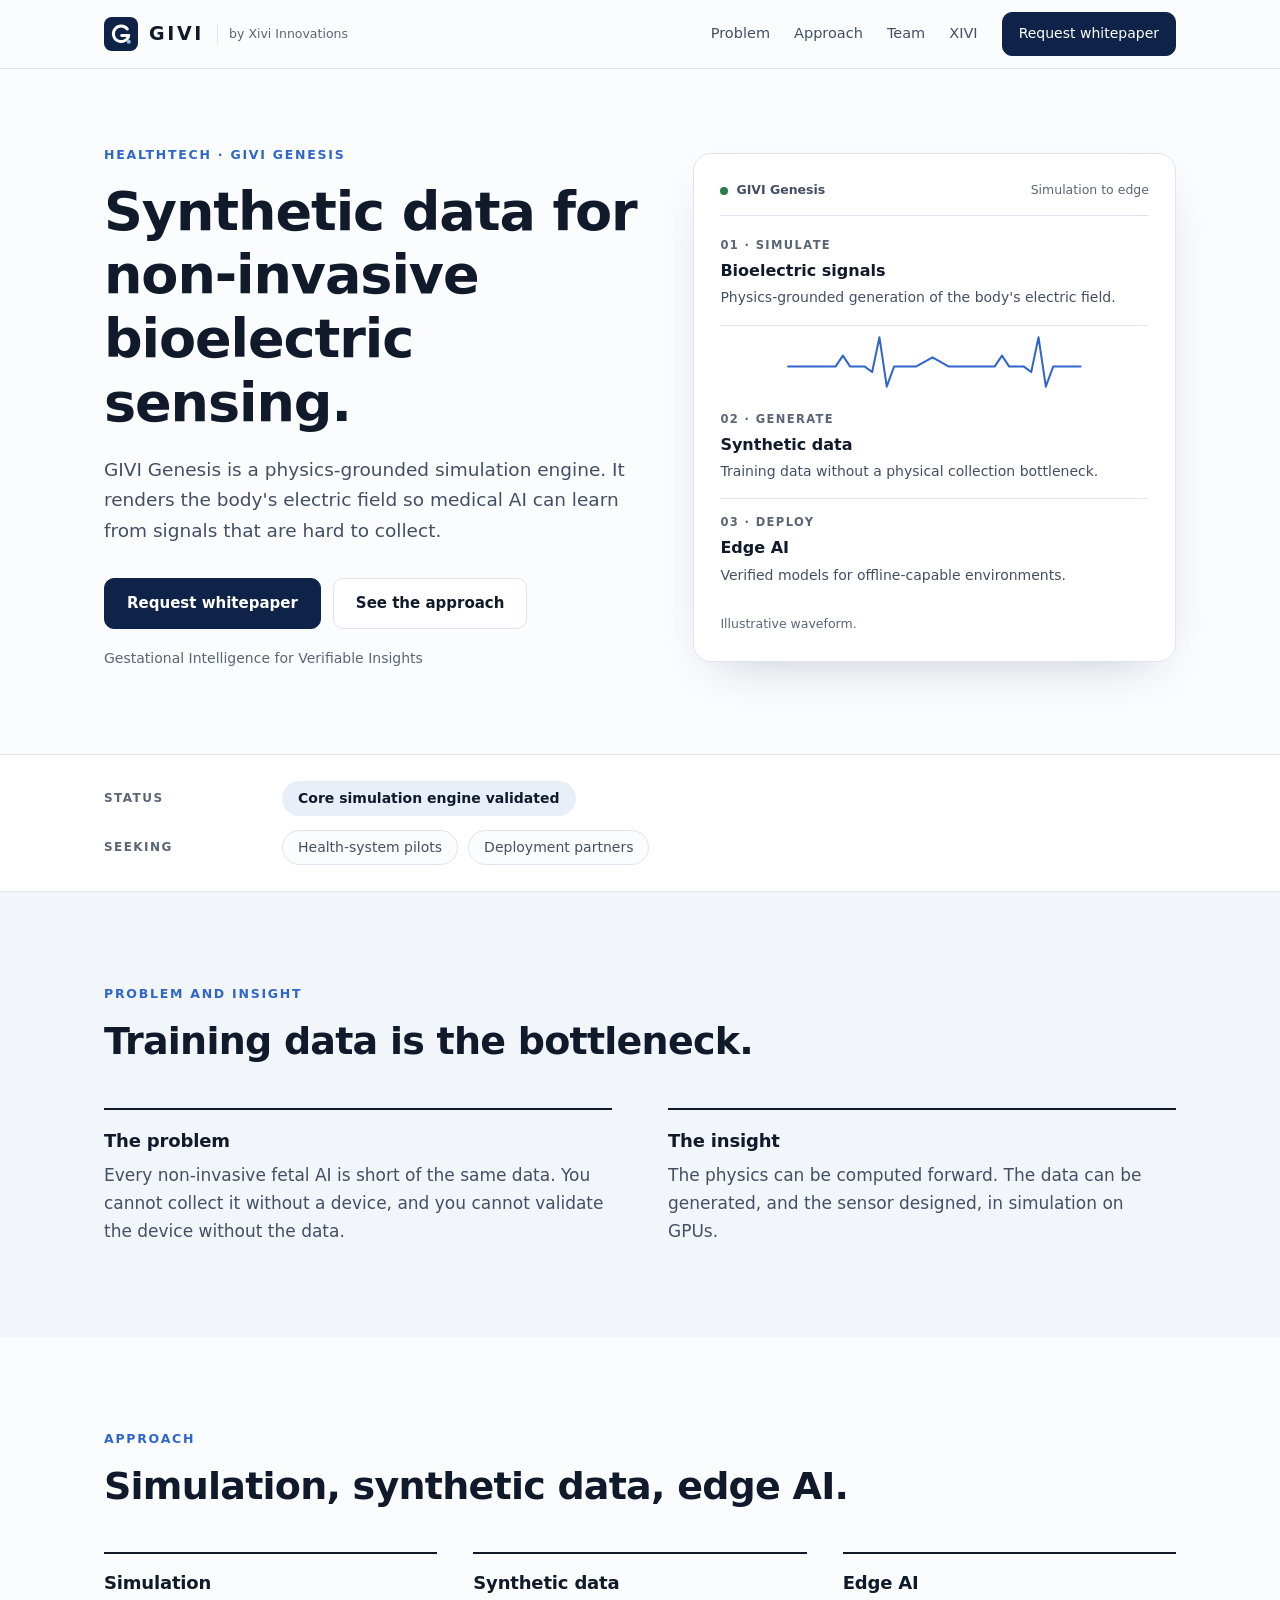
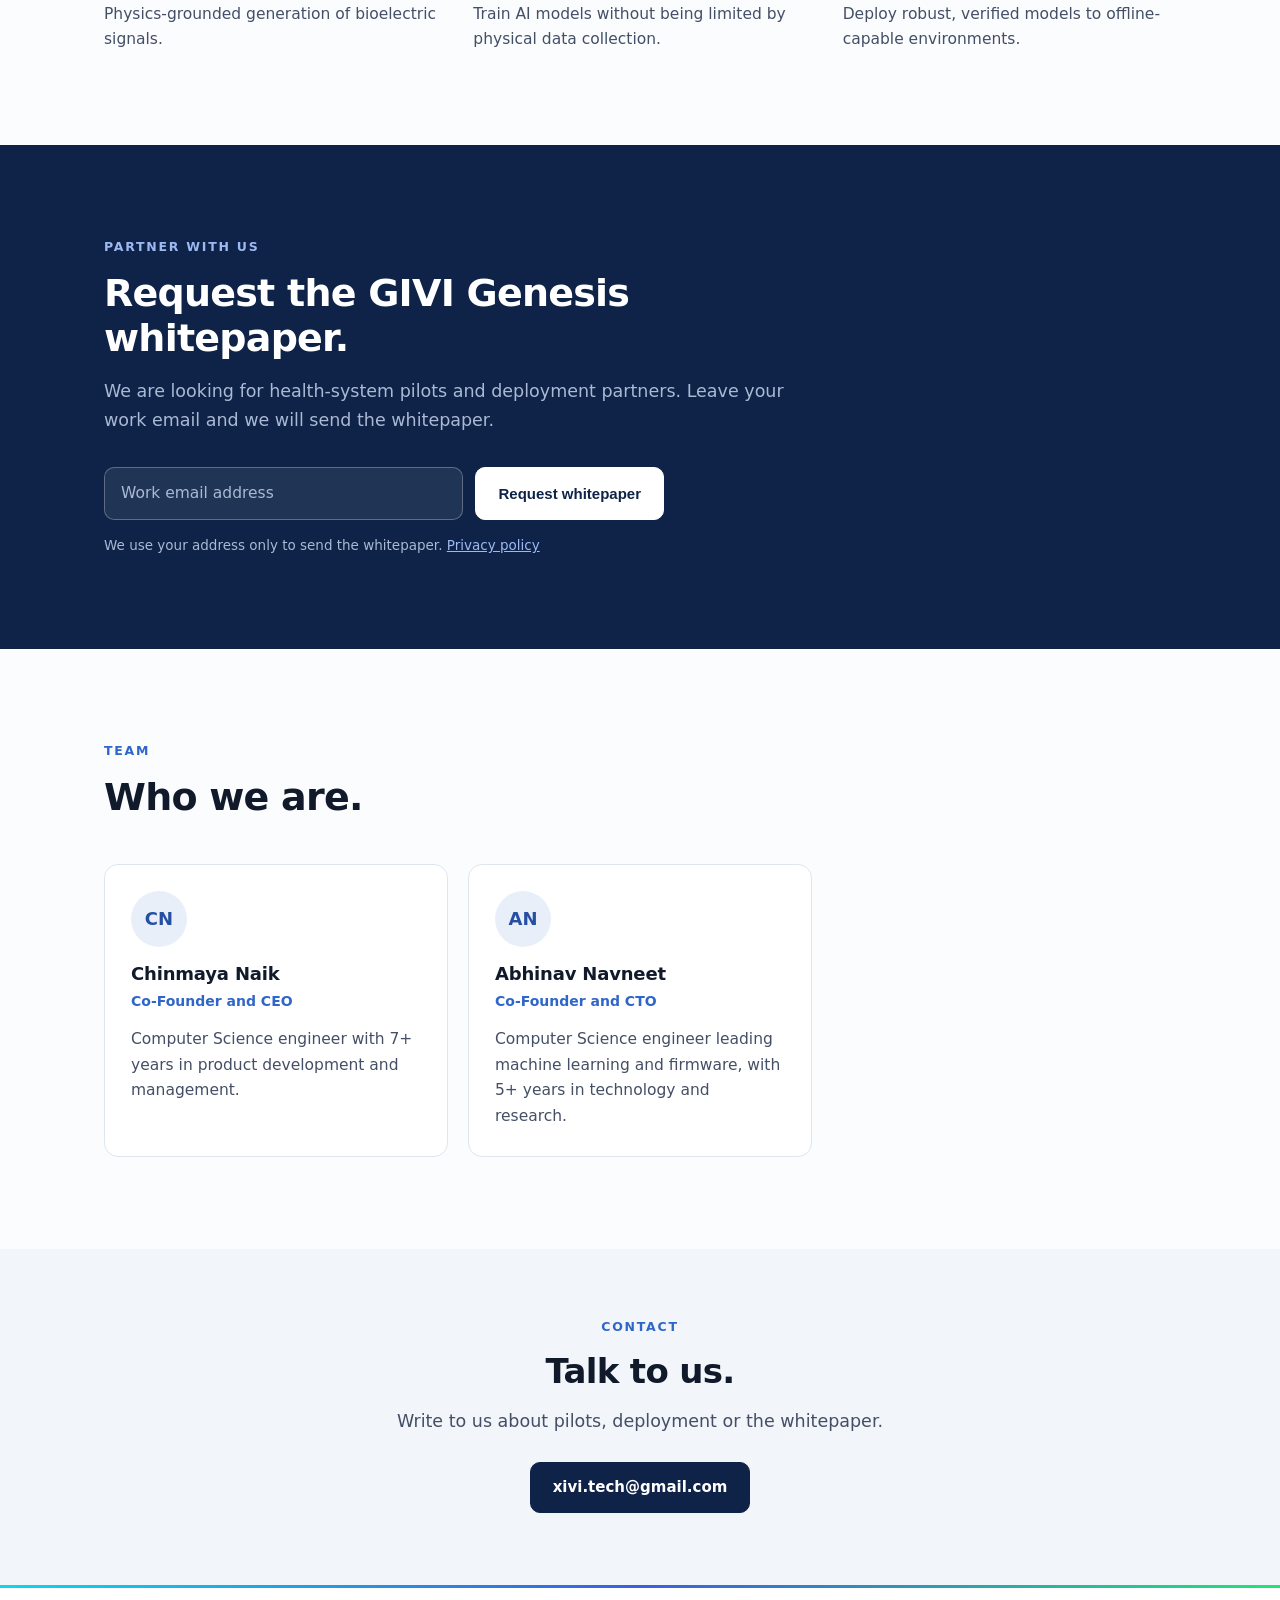
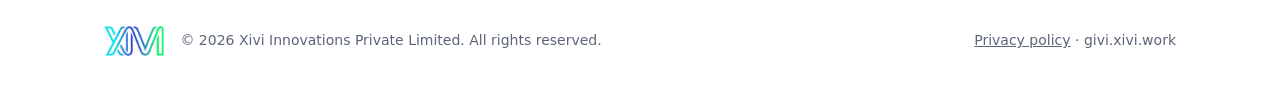
<file: index.html>
<!doctype html>
<html lang="en-IN">
<head>
<meta charset="utf-8">
<meta name="viewport" content="width=device-width, initial-scale=1">
<meta http-equiv="Content-Security-Policy" content="default-src 'none'; script-src 'self'; style-src 'self' https://fonts.googleapis.com; font-src https://fonts.gstatic.com; img-src 'self' data:; connect-src 'none'; form-action 'self' https://formsubmit.co; base-uri 'none'; object-src 'none'; manifest-src 'none'">
<meta name="referrer" content="strict-origin-when-cross-origin">
<meta name="color-scheme" content="only light">
<title>GIVI Genesis — Synthetic data for bioelectric sensing | XIVI</title>
<meta name="description" content="GIVI Genesis is a physics-grounded simulation engine that generates synthetic bioelectric data for non-invasive medical AI.">
<meta name="robots" content="index, follow, max-image-preview:large">
<meta name="theme-color" content="#ffffff">
<link rel="canonical" href="https://givi.xivi.work/">
<link rel="icon" href="assets/givi-mark.svg" type="image/svg+xml">
<link rel="icon" href="assets/favicon-48.png" sizes="48x48" type="image/png">
<link rel="apple-touch-icon" href="assets/apple-touch-icon.png">
<meta property="og:type" content="website">
<meta property="og:site_name" content="GIVI">
<meta property="og:locale" content="en_IN">
<meta property="og:title" content="GIVI Genesis — Synthetic data for bioelectric sensing | XIVI">
<meta property="og:description" content="GIVI Genesis is a physics-grounded simulation engine that generates synthetic bioelectric data for non-invasive medical AI.">
<meta property="og:url" content="https://givi.xivi.work/">
<meta property="og:image" content="https://givi.xivi.work/assets/og.png">
<meta property="og:image:width" content="1200">
<meta property="og:image:height" content="630">
<meta property="og:image:alt" content="GIVI by Xivi Innovations">
<meta name="twitter:card" content="summary_large_image">
<meta name="twitter:title" content="GIVI Genesis — Synthetic data for bioelectric sensing | XIVI">
<meta name="twitter:description" content="GIVI Genesis is a physics-grounded simulation engine that generates synthetic bioelectric data for non-invasive medical AI.">
<meta name="twitter:image" content="https://givi.xivi.work/assets/og.png">
<script type="application/ld+json">
{
 "@context": "https://schema.org",
 "@graph": [
  {
   "@type": "WebSite",
   "@id": "https://givi.xivi.work/#website",
   "url": "https://givi.xivi.work/",
   "name": "GIVI",
   "inLanguage": "en-IN",
   "description": "GIVI Genesis is a physics-grounded simulation engine that generates synthetic bioelectric data for non-invasive medical AI.",
   "publisher": {
    "@id": "https://xivi.work/#org"
   }
  },
  {
   "@type": "Brand",
   "@id": "https://givi.xivi.work/#brand",
   "name": "GIVI",
   "url": "https://givi.xivi.work/",
   "description": "GIVI Genesis is a physics-grounded simulation engine that generates synthetic bioelectric data for non-invasive medical AI.",
   "brand": {
    "@type": "Organization",
    "@id": "https://xivi.work/#org",
    "name": "Xivi Innovations Private Limited",
    "url": "https://xivi.work/"
   }
  }
 ]
}
</script>
<link rel="preconnect" href="https://fonts.googleapis.com">
<link rel="preconnect" href="https://fonts.gstatic.com" crossorigin>
<link href="https://fonts.googleapis.com/css2?family=Inter:wght@400;500;600;700&display=swap" rel="stylesheet">
<link rel="stylesheet" href="assets/site.css?v=6">
<link rel="stylesheet" href="assets/page.css?v=1">
<script src="assets/frame.js" defer></script>
</head>
<body>


<header>
  <div class="wrap nav">
    <a class="brand" href="#top" aria-label="GIVI home">
      <img src="assets/givi-mark.svg" alt="">
      <b>GIVI</b><span>by Xivi Innovations</span>
    </a>
    <nav class="links">
      <a href="#problem">Problem</a>
      <a href="#approach">Approach</a>
      <a href="#team">Team</a>
      <a href="https://xivi.work">XIVI</a>
      <a class="btn primary sm" href="#partner">Request whitepaper</a>
    </nav>
  </div>
</header>

<main id="top">

<section class="hero">
  <div class="wrap">
    <div>
      <p class="eyebrow">Healthtech · GIVI Genesis</p>
      <h1>Synthetic data for non-invasive bioelectric sensing.</h1>
      <p class="lead">GIVI Genesis is a physics-grounded simulation engine. It renders the body's electric field so medical AI can learn from signals that are hard to collect.</p>
      <div class="cta">
        <a class="btn primary" href="#partner">Request whitepaper</a>
        <a class="btn" href="#approach">See the approach</a>
      </div>
      <p class="founders">Gestational Intelligence for Verifiable Insights</p>
    </div>

    <div class="panel" aria-label="GIVI Genesis pipeline">
      <div class="pbar"><span class="dot live"></span>GIVI Genesis<span class="pbar-r">Simulation to edge</span></div>
      <div class="step"><small>01 · Simulate</small><b>Bioelectric signals</b><span>Physics-grounded generation of the body's electric field.</span></div>
      <svg class="wave" viewBox="0 0 320 70" role="img" aria-label="Example synthetic bioelectric waveform">
        <path d="M0 40 L40 40 L52 40 L60 28 L68 40 L84 40 L92 46 L100 8 L108 62 L116 40 L140 40 L158 30 L176 40 L214 40 L226 40 L234 28 L242 40 L258 40 L266 46 L274 8 L282 62 L290 40 L320 40" />
      </svg>
      <div class="step"><small>02 · Generate</small><b>Synthetic data</b><span>Training data without a physical collection bottleneck.</span></div>
      <div class="step"><small>03 · Deploy</small><b>Edge AI</b><span>Verified models for offline-capable environments.</span></div>
      <p class="note">Illustrative waveform.</p>
    </div>
  </div>
</section>

<div class="proof" aria-label="Status">
  <div class="wrap">
    <div class="prow">
      <span class="plabel">Status</span>
      <div class="pitems tested"><span>Core simulation engine validated</span></div>
    </div>
    <div class="prow">
      <span class="plabel">Seeking</span>
      <div class="pitems reg"><span>Health-system pilots</span><span>Deployment partners</span></div>
    </div>
  </div>
</div>

<section id="problem" class="tint">
  <div class="wrap">
    <p class="eyebrow">Problem and insight</p>
    <h2>Training data is the bottleneck.</h2>
    <div class="two">
      <div>
        <h3>The problem</h3>
        <p>Every non-invasive fetal AI is short of the same data. You cannot collect it without a device, and you cannot validate the device without the data.</p>
      </div>
      <div>
        <h3>The insight</h3>
        <p>The physics can be computed forward. The data can be generated, and the sensor designed, in simulation on GPUs.</p>
      </div>
    </div>
  </div>
</section>

<section id="approach">
  <div class="wrap">
    <p class="eyebrow">Approach</p>
    <h2>Simulation, synthetic data, edge AI.</h2>
    <div class="cols c3">
      <div><h3>Simulation</h3><p>Physics-grounded generation of bioelectric signals.</p></div>
      <div><h3>Synthetic data</h3><p>Train AI models without being limited by physical data collection.</p></div>
      <div><h3>Edge AI</h3><p>Deploy robust, verified models to offline-capable environments.</p></div>
    </div>
  </div>
</section>

<section id="partner" class="dark">
  <div class="wrap">
    <p class="eyebrow">Partner with us</p>
    <h2>Request the GIVI Genesis whitepaper.</h2>
    <p class="sec-intro">We are looking for health-system pilots and deployment partners. Leave your work email and we will send the whitepaper.</p>
    <form class="signup" action="https://formsubmit.co/xivi.tech@gmail.com" method="POST" id="whitepaper-form">
      <input type="hidden" name="_subject" value="New GIVI whitepaper request">
      <input type="hidden" name="_captcha" value="false">
      <input type="hidden" name="_template" value="table">
      <input type="text" name="_honey" hidden tabindex="-1" autocomplete="off">
      <input type="hidden" name="_next" value="https://givi.xivi.work/?success=true">
      <label class="sr" for="email">Work email address</label>
      <input type="email" id="email" name="email" placeholder="Work email address" required maxlength="254" autocomplete="email" autocapitalize="off" spellcheck="false">
      <button class="btn primary" type="submit">Request whitepaper</button>
    </form>
    <p class="form-note" id="form-note">We use your address only to send the whitepaper. <a href="privacy.html">Privacy policy</a></p>
  </div>
</section>

<section id="team">
  <div class="wrap">
    <p class="eyebrow">Team</p>
    <h2>Who we are.</h2>
    <div class="grid g3">
      <div class="card person"><div class="avatar">CN</div><h3>Chinmaya Naik</h3><div class="role">Co-Founder and CEO</div>
        <p>Computer Science engineer with 7+ years in product development and management.</p></div>
      <div class="card person"><div class="avatar">AN</div><h3>Abhinav Navneet</h3><div class="role">Co-Founder and CTO</div>
        <p>Computer Science engineer leading machine learning and firmware, with 5+ years in technology and research.</p></div>
    </div>
  </div>
</section>

<section id="contact" class="tint contact">
  <div class="wrap">
    <p class="eyebrow">Contact</p>
    <h2>Talk to us.</h2>
    <p class="sec-intro">Write to us about pilots, deployment or the whitepaper.</p>
    <div class="cta"><a class="btn primary" href="mailto:xivi.tech@gmail.com?subject=GIVI%20Genesis">xivi.tech@gmail.com</a></div>
  </div>
</section>

</main>

<footer>
  <div class="wrap">
    <div class="logo">
      <a href="https://xivi.work" aria-label="XIVI"><img src="assets/xivi-logo-sm.webp" alt="XIVI" width="320" height="159" decoding="async"></a>
      <p>© 2026 Xivi Innovations Private Limited. All rights reserved.</p>
    </div>
    <p><a href="privacy.html">Privacy policy</a> · givi.xivi.work</p>
  </div>
</footer>

<script src="assets/givi.js" defer></script>
</body>
</html>
</file>
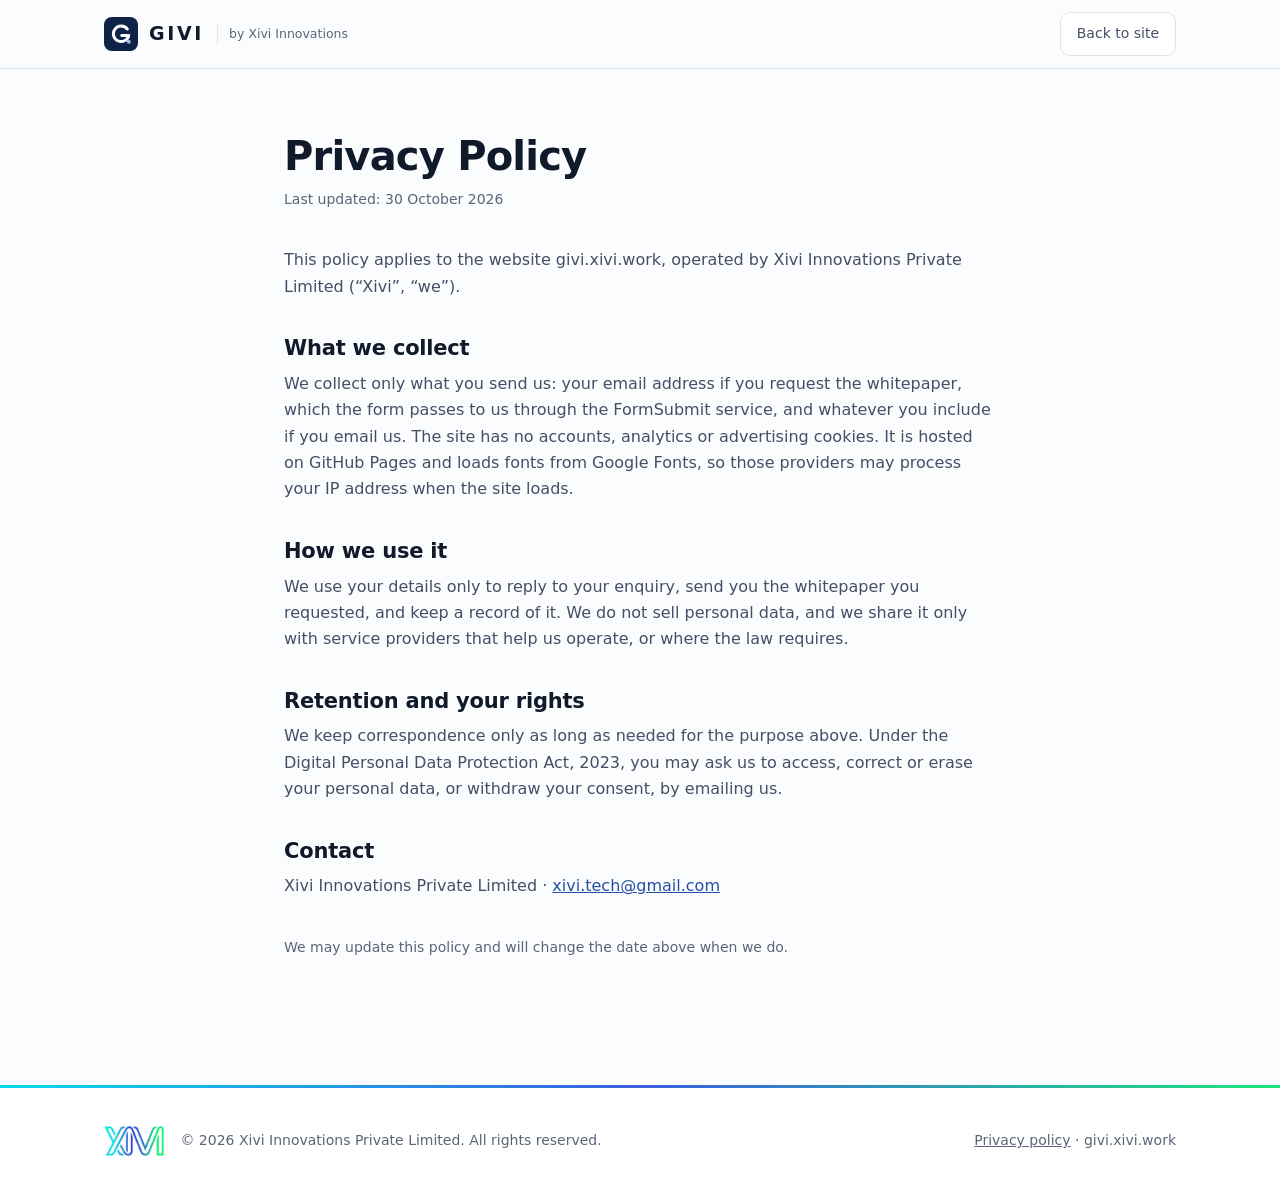
<file: privacy.html>
<!doctype html>
<html lang="en-IN">
<head>
<meta charset="utf-8">
<meta name="viewport" content="width=device-width, initial-scale=1">
<meta http-equiv="Content-Security-Policy" content="default-src 'none'; script-src 'self'; style-src 'self' https://fonts.googleapis.com; font-src https://fonts.gstatic.com; img-src 'self' data:; connect-src 'none'; form-action 'self' https://formsubmit.co; base-uri 'none'; object-src 'none'; manifest-src 'none'">
<meta name="referrer" content="strict-origin-when-cross-origin">
<meta name="color-scheme" content="only light">
<title>Privacy Policy — GIVI | XIVI</title>
<meta name="description" content="How Xivi Innovations Private Limited handles personal data collected through givi.xivi.work.">
<meta name="robots" content="index, follow, max-image-preview:large">
<meta name="theme-color" content="#ffffff">
<link rel="canonical" href="https://givi.xivi.work/privacy.html">
<link rel="icon" href="assets/givi-mark.svg" type="image/svg+xml">
<link rel="icon" href="assets/favicon-48.png" sizes="48x48" type="image/png">
<link rel="apple-touch-icon" href="assets/apple-touch-icon.png">
<meta property="og:type" content="website">
<meta property="og:site_name" content="GIVI">
<meta property="og:locale" content="en_IN">
<meta property="og:title" content="Privacy Policy — GIVI | XIVI">
<meta property="og:description" content="How Xivi Innovations Private Limited handles personal data collected through givi.xivi.work.">
<meta property="og:url" content="https://givi.xivi.work/privacy.html">
<meta property="og:image" content="https://givi.xivi.work/assets/og.png">
<meta property="og:image:width" content="1200">
<meta property="og:image:height" content="630">
<meta property="og:image:alt" content="GIVI by Xivi Innovations">
<meta name="twitter:card" content="summary_large_image">
<meta name="twitter:title" content="Privacy Policy — GIVI | XIVI">
<meta name="twitter:description" content="How Xivi Innovations Private Limited handles personal data collected through givi.xivi.work.">
<meta name="twitter:image" content="https://givi.xivi.work/assets/og.png">
<link rel="preconnect" href="https://fonts.googleapis.com">
<link rel="preconnect" href="https://fonts.gstatic.com" crossorigin>
<link href="https://fonts.googleapis.com/css2?family=Inter:wght@400;500;600;700&display=swap" rel="stylesheet">
<link rel="stylesheet" href="assets/site.css?v=6">
<script src="assets/frame.js" defer></script>
</head>
<body>


<header>
  <div class="wrap nav">
    <a class="brand" href="./" aria-label="GIVI home">
      <img src="assets/givi-mark.svg" alt="">
      <b>GIVI</b><span>by Xivi Innovations</span>
    </a>
    <nav class="links"><a class="btn sm" href="./">Back to site</a></nav>
  </div>
</header>

<main class="legal">
  <div class="wrap">
    <h1>Privacy Policy</h1>
    <p class="upd">Last updated: 30 October 2026</p>

    <p>This policy applies to the website givi.xivi.work, operated by Xivi Innovations Private Limited (“Xivi”, “we”).</p>

    <h2>What we collect</h2>
    <p>We collect only what you send us: your email address if you request the whitepaper, which the form passes to us through the FormSubmit service, and whatever you include if you email us. The site has no accounts, analytics or advertising cookies. It is hosted on GitHub Pages and loads fonts from Google Fonts, so those providers may process your IP address when the site loads.</p>

    <h2>How we use it</h2>
    <p>We use your details only to reply to your enquiry, send you the whitepaper you requested, and keep a record of it. We do not sell personal data, and we share it only with service providers that help us operate, or where the law requires.</p>

    <h2>Retention and your rights</h2>
    <p>We keep correspondence only as long as needed for the purpose above. Under the Digital Personal Data Protection Act, 2023, you may ask us to access, correct or erase your personal data, or withdraw your consent, by emailing us.</p>

    <h2>Contact</h2>
    <p>Xivi Innovations Private Limited · <a href="mailto:xivi.tech@gmail.com">xivi.tech@gmail.com</a></p>

    <p class="upd mt36">We may update this policy and will change the date above when we do.</p>
  </div>
</main>

<footer>
  <div class="wrap">
    <div class="logo">
      <img src="assets/xivi-logo-sm.webp" alt="XIVI" width="320" height="159" decoding="async">
      <p>© 2026 Xivi Innovations Private Limited. All rights reserved.</p>
    </div>
    <p><a href="privacy.html">Privacy policy</a> · givi.xivi.work</p>
  </div>
</footer>

</body>
</html>
</file>
<file: assets/site.css>
:root{
  --ink:#101a2b; --ink2:#444f66; --mute:#5b6578;
  --bg:#fbfcfe; --tint:#f2f5fa; --tealtint:#e9eff9; --line:#dfe5ef;
  --deep:#0e2347; --teal:#2f66c9; --teal2:#244fa3;
  --ok:#2c7a4b; --okbg:#eaf3eb;
  --warn:#85590b; --warnbg:#f7efe1;
  --bad:#b0392f; --badbg:#f7e9e7;
  --r:14px;
  --surface:#fff; --headbg:rgba(251,252,254,.92); --strong:#0e2347;
  --btn:#0e2347; --btnink:#fff; --btnhover:#163466;
  --okink:#1f4d33; --warnink:#5e430c; --badink:#702620;
  color-scheme:only light;
}
*{box-sizing:border-box}
html{scroll-behavior:smooth;scroll-padding-top:76px}
body{margin:0;background:var(--bg);color:var(--ink);font:16px/1.65 Inter,system-ui,-apple-system,"Segoe UI",Roboto,sans-serif;-webkit-font-smoothing:antialiased}
img{max-width:100%;display:block}
a{color:var(--teal2)}
.wrap{max-width:1120px;margin:0 auto;padding:0 24px}
.eyebrow{font-size:12.5px;font-weight:600;letter-spacing:.14em;text-transform:uppercase;color:var(--teal);margin:0 0 14px}
h1,h2,h3{margin:0;line-height:1.18;letter-spacing:-.02em;color:var(--ink)}
h1{font-size:clamp(34px,4.6vw,54px);font-weight:700}
h2{font-size:clamp(28px,3.4vw,38px);font-weight:700;max-width:760px}
h3{font-size:18px;font-weight:600;letter-spacing:-.01em}
p{margin:0}
.lead{font-size:18.5px;color:var(--ink2);max-width:600px;margin-top:20px}
.sec-intro{font-size:17.5px;color:var(--ink2);max-width:680px;margin-top:16px}

/* header */
header{position:sticky;top:0;z-index:20;background:var(--headbg);backdrop-filter:blur(10px);border-bottom:1px solid var(--line)}
.nav{display:flex;align-items:center;justify-content:space-between;height:68px}
.brand{display:flex;align-items:center;gap:11px;text-decoration:none;color:var(--ink)}
.brand img{width:34px;height:34px}
.brand b{font-size:19px;letter-spacing:.14em;font-weight:700}
.brand span{font-size:12.5px;color:var(--mute);border-left:1px solid var(--line);padding-left:11px;margin-left:2px}
.links{display:flex;align-items:center;gap:30px}
.links a{font-size:14.5px;color:var(--ink2);text-decoration:none;font-weight:500}
.links a:hover{color:var(--ink)}
.btn{display:inline-flex;align-items:center;gap:8px;padding:12px 22px;border-radius:10px;font-weight:600;font-size:15px;text-decoration:none;border:1px solid var(--line);color:var(--ink);background:var(--surface)}
.btn.primary{background:var(--btn);border-color:var(--btn);color:var(--btnink)}
.btn.primary:hover{background:var(--btnhover);box-shadow:0 0 0 3px rgba(47,102,201,.28)}
.btn:not(.primary):hover{border-color:var(--teal);color:var(--teal2)}
.btn:focus-visible,a:focus-visible{outline:3px solid #9db9f2;outline-offset:2px}
.btn.sm{padding:9px 16px;font-size:14px}
@media(max-width:900px){.links a:not(.btn){display:none}.brand span{display:none}}

/* hero */
.hero{padding:76px 0 84px}
.hero .wrap{display:grid;grid-template-columns:1.05fr .95fr;gap:56px;align-items:center}
.cta{display:flex;gap:12px;flex-wrap:wrap;margin-top:32px}
.assure{display:flex;gap:22px;flex-wrap:wrap;margin-top:30px;font-size:14px;color:var(--mute)}
.assure span::before{content:"";display:inline-block;width:6px;height:6px;border-radius:50%;background:var(--teal);margin-right:8px;vertical-align:middle}
@media(max-width:900px){.hero .wrap{grid-template-columns:1fr;gap:44px}.hero{padding:48px 0 56px}}

/* hero flow card */
.panel{background:var(--surface);border:1px solid var(--line);border-radius:18px;padding:26px;box-shadow:0 18px 50px -24px rgba(14,35,71,.28)}
.panel-label{font-size:11.5px;letter-spacing:.14em;text-transform:uppercase;color:var(--mute);font-weight:600;margin-bottom:14px}
.flow{display:grid;gap:10px}
.node{border:1px solid var(--line);border-radius:12px;padding:14px 16px;background:var(--surface)}
.node small{display:block;color:var(--mute);font-size:13px;margin-top:2px}
.node b{font-size:15px;font-weight:600}
.node.core{background:var(--deep);border-color:var(--deep);color:#fff}
.node.core small{color:#aab9d4}
.arrow{justify-self:center;color:var(--teal);font-size:18px;line-height:1}
.verdicts{display:flex;gap:8px;margin-top:16px;flex-wrap:wrap}
.chip{font-size:13px;font-weight:600;padding:6px 12px;border-radius:99px}
.chip.ok{background:var(--okbg);color:var(--ok)}
.chip.warn{background:var(--warnbg);color:var(--warn)}
.chip.bad{background:var(--badbg);color:var(--bad)}
.record{margin-top:16px;border-top:1px dashed var(--line);padding-top:14px;display:grid;grid-template-columns:auto 1fr;gap:6px 14px;font-size:13.5px}
.record dt{color:var(--mute)} .record dd{margin:0;font-weight:500}
.record code{font:12.5px ui-monospace,Consolas,monospace;color:var(--teal2)}
.note{font-size:12.5px;color:var(--mute);margin-top:12px}
.pbar{display:flex;align-items:center;gap:8px;font-size:12.5px;font-weight:600;color:var(--ink2);padding-bottom:14px;border-bottom:1px solid var(--line)}
.pbar-r{margin-left:auto;font-weight:500;color:var(--mute)}
.dot{width:8px;height:8px;border-radius:50%;background:var(--ok)}
.pflow{display:flex;align-items:center;justify-content:center;gap:10px;margin:18px 0;font-size:13px;color:var(--ink2)}
.pflow span{padding:6px 12px;border:1px solid var(--line);border-radius:8px;background:var(--surface)}
.pflow span.core{background:var(--deep);border-color:var(--deep);color:#fff;font-weight:700;letter-spacing:.08em}
.pflow i{font-style:normal;color:var(--teal)}
.pcase{display:flex;justify-content:space-between;gap:16px;font-size:14px}
.pcase small,.pverdict small,.mrow small{display:block;font-size:11.5px;letter-spacing:.1em;text-transform:uppercase;color:var(--mute);font-weight:600;margin-bottom:3px}
.pcase b{font-weight:600}
.pverdict{margin-top:18px;padding:16px 18px;border-radius:12px;background:var(--warnbg)}
.pverdict small{color:var(--warn)}
.vrow{display:flex;align-items:center;gap:12px;flex-wrap:wrap}
.chip.big{font-size:16px;padding:6px 16px;background:var(--surface);box-shadow:inset 0 0 0 1px rgba(154,106,18,.25)}
.rc{font-size:13px;font-weight:600;color:var(--warn)}
.pverdict p{margin-top:8px;font-size:14px;color:var(--warnink)}
.meter{margin-top:18px}
.mrow{display:flex;justify-content:space-between}
.track{position:relative;height:8px;border-radius:99px;background:var(--tint);margin-top:2px}
.fill{height:100%;width:78%;border-radius:99px;background:linear-gradient(90deg,#8cc7c0,#e0b04f)}
.lim{position:absolute;top:-4px;left:68%;width:2px;height:16px;background:var(--strong)}
.panel .record{margin-top:18px}

/* proof strip */
.proof{border-top:1px solid var(--line);border-bottom:1px solid var(--line);background:var(--surface);padding:26px 0}
.proof .wrap{display:grid;gap:14px}
.prow{display:flex;align-items:center;gap:14px 28px;flex-wrap:wrap}
.plabel{font-size:12px;letter-spacing:.12em;text-transform:uppercase;color:var(--mute);font-weight:600;min-width:150px}
.pitems{display:flex;gap:10px;flex-wrap:wrap;color:var(--ink2);font-size:14px}
.pitems span{font-weight:500;border:1px solid var(--line);border-radius:99px;padding:5px 15px;background:var(--bg)}
.pitems.tested span{font-weight:600;color:var(--ink);background:var(--tealtint);border-color:transparent}
@media(max-width:700px){.plabel{min-width:0;width:100%}}

/* sections */
section{padding:92px 0}
section.tint{background:var(--tint)}
section.dark{background:var(--deep);color:#e8edf6}
section.dark h2,section.dark h3{color:#fff}
section.dark .eyebrow{color:#9db9f2}
section.dark .sec-intro{color:#aab9d4}
.grid{display:grid;gap:20px;margin-top:44px}
.g2{grid-template-columns:repeat(2,1fr)}.g3{grid-template-columns:repeat(3,1fr)}.g4{grid-template-columns:repeat(4,1fr)}
@media(max-width:900px){.g3,.g4{grid-template-columns:1fr 1fr}}
@media(max-width:620px){.g2,.g3,.g4{grid-template-columns:1fr}}
.card{background:var(--surface);border:1px solid var(--line);border-radius:var(--r);padding:26px}
.card p{color:var(--ink2);font-size:15.5px;margin-top:8px}
.tint .card{border-color:transparent}
.num{font-size:40px;font-weight:700;letter-spacing:-.03em;color:var(--strong);line-height:1.1}
.num .to{color:var(--mute);font-weight:500;padding:0 6px}
.cap{font-size:14.5px;color:var(--ink2);margin-top:10px}
.src{font-size:12.5px;color:var(--mute);margin-top:26px}

/* verdict cards */
.vc{border-radius:var(--r);padding:26px;border:1px solid transparent}
.vc h3{font-size:20px}
.vc p{margin-top:8px;font-size:15.5px}
.vc.ok{background:var(--okbg);color:var(--okink)}.vc.ok h3{color:var(--ok)}
.vc.warn{background:var(--warnbg);color:var(--warnink)}.vc.warn h3{color:var(--warn)}
.vc.bad{background:var(--badbg);color:var(--badink)}.vc.bad h3{color:var(--bad)}
.codes{display:flex;gap:8px;flex-wrap:wrap;margin-top:26px;align-items:center;font-size:14px;color:var(--ink2)}
.codes span.t{background:var(--surface);border:1px solid var(--line);padding:5px 12px;border-radius:99px;font-size:13.5px}

/* steps */
.steps{list-style:none;margin:44px 0 0;padding:0;display:grid;grid-template-columns:repeat(4,1fr);gap:20px;counter-reset:s}
.steps li{counter-increment:s;position:relative;padding-top:20px;border-top:2px solid var(--teal)}
.steps li::before{content:"0" counter(s);display:block;font-size:13px;font-weight:700;color:var(--teal);letter-spacing:.1em;margin-bottom:8px}
.steps b{display:block;font-size:17px;font-weight:600;margin-bottom:6px}
.steps span{font-size:15px;color:var(--ink2)}
@media(max-width:900px){.steps{grid-template-columns:1fr 1fr}}
@media(max-width:560px){.steps{grid-template-columns:1fr}}

/* split lists */
.split{display:grid;grid-template-columns:1fr 1fr;gap:20px;margin-top:44px}
@media(max-width:760px){.split{grid-template-columns:1fr}}
.list{list-style:none;margin:14px 0 0;padding:0;display:grid;gap:11px}
.list li{padding-left:28px;position:relative;font-size:15.5px;color:var(--ink2)}
.list.yes li::before{content:"✓";position:absolute;left:0;color:var(--ok);font-weight:700}
.list.no li::before{content:"–";position:absolute;left:4px;color:var(--mute);font-weight:700}

/* callout */
.callout{margin-top:44px;background:var(--deep);color:#e8edf6;border-radius:var(--r);padding:30px 34px;display:grid;grid-template-columns:1fr 1.2fr;gap:30px;align-items:center}
.callout h3{color:#fff;font-size:22px}
.callout p{color:#bac7df;font-size:15.5px}
@media(max-width:760px){.callout{grid-template-columns:1fr;padding:26px}}
.state{display:flex;gap:10px;margin-top:14px;flex-wrap:wrap}
.state span{font-size:13px;font-weight:600;padding:5px 12px;border-radius:99px;background:rgba(255,255,255,.1);color:#fff}

/* traction */
.ds{margin-top:44px;border:1px solid var(--line);border-radius:var(--r);overflow:hidden;background:var(--surface)}
.dsr{display:grid;grid-template-columns:260px 1fr;gap:24px;padding:22px 26px;border-bottom:1px solid var(--line)}
.dsr:last-child{border-bottom:0}
.dsr b{display:block;font-size:16px;font-weight:600}
.dsr small{color:var(--mute);font-size:13.5px}
.dsr p{color:var(--ink2);font-size:15.5px}
@media(max-width:760px){.dsr{grid-template-columns:1fr;gap:6px}}

/* timeline */
.tl{display:grid;grid-template-columns:repeat(4,1fr);gap:0;margin-top:44px}
.tl div{padding:0 22px 0 0;position:relative}
.tl div::before{content:"";display:block;height:2px;background:#5b86d9;margin-bottom:22px}
.tl div::after{content:"";position:absolute;top:-4px;left:0;width:10px;height:10px;border-radius:50%;background:#9db9f2}
.tl small{display:block;font-size:12.5px;font-weight:600;letter-spacing:.12em;text-transform:uppercase;color:#9db9f2;margin-bottom:6px}
.tl b{display:block;font-size:18px;color:#fff;font-weight:600;margin-bottom:6px}
.tl span{font-size:15px;color:#aab9d4}
@media(max-width:900px){.tl{grid-template-columns:1fr 1fr;row-gap:36px}}
@media(max-width:560px){.tl{grid-template-columns:1fr}}

/* team */
.person{display:flex;flex-direction:column;gap:6px}
.avatar{width:56px;height:56px;border-radius:50%;background:var(--tealtint);color:var(--teal2);font-weight:700;display:grid;place-items:center;font-size:18px;margin-bottom:10px}
.role{font-size:14px;color:var(--teal);font-weight:600}

/* contact + footer */
.contact{text-align:center}
.contact h2{margin:0 auto}
.contact .sec-intro{margin-left:auto;margin-right:auto}
.contact .cta{justify-content:center}
footer{position:relative;border-top:1px solid var(--line);padding:40px 0;background:var(--surface)}
footer::before{content:"";position:absolute;left:0;right:0;top:-1px;height:3px;background:linear-gradient(90deg,#08d9ea,#3b5fe0 50%,#1ee57a)}
footer .wrap{display:flex;justify-content:space-between;align-items:center;gap:20px;flex-wrap:wrap}
footer .logo{display:flex;align-items:center;gap:16px}
footer .logo img{height:30px;width:auto;mix-blend-mode:multiply}
footer p{font-size:14px;color:var(--mute)}

/* founders line */
.founders{margin-top:18px;font-size:14px;color:var(--mute)}

/* proprietary core */
section.dark .grid{margin-top:40px}
.dcard{background:rgba(255,255,255,.06);border:1px solid rgba(255,255,255,.14);border-radius:var(--r);padding:26px}
.dcard .k{display:block;font-size:13px;font-weight:700;letter-spacing:.1em;color:#9db9f2;margin-bottom:10px}
.dcard p{margin-top:10px;font-size:15.5px;color:#bac7df}
.defend{display:grid;grid-template-columns:repeat(3,1fr);gap:0;margin-top:28px;border-top:1px solid rgba(255,255,255,.18)}
.defend div{padding:22px 24px 0 0}
.defend b{display:block;color:#fff;font-size:16px;font-weight:600;margin-bottom:4px}
.defend em{font-style:normal;font-size:11.5px;font-weight:600;letter-spacing:.06em;text-transform:uppercase;color:#9db9f2;border:1px solid rgba(157,185,242,.5);border-radius:99px;padding:1px 8px;margin-left:6px;vertical-align:middle}
.defend span{font-size:14.5px;color:#aab9d4}
@media(max-width:760px){.defend{grid-template-columns:1fr}}

/* legal pages */
.legal{padding:64px 0 90px}
.legal .wrap{max-width:760px}
.legal h1{font-size:clamp(30px,4vw,40px);margin-bottom:8px}
.legal .upd{color:var(--mute);font-size:14px;margin-bottom:36px}
.legal h2{font-size:21px;margin:36px 0 10px;letter-spacing:-.01em}
.legal p,.legal li{color:var(--ink2);font-size:16px}
.legal p+p{margin-top:12px}
.legal ul{padding-left:22px;margin:10px 0}
.legal li{margin:6px 0}
footer a{color:var(--mute)}

/* nav fit */
.btn,.brand span,.links a{white-space:nowrap}
.links{gap:24px}
@media(max-width:1060px){.links a:not(.btn){display:none}.brand span{display:inline}}
@media(max-width:520px){.brand span{display:none}}

/* text columns (replace card grids) */
.cols{display:grid;gap:36px;margin-top:44px}
.cols.c3{grid-template-columns:repeat(3,1fr)}
.cols.c4{grid-template-columns:repeat(4,1fr)}
.cols>div{border-top:2px solid var(--ink);padding-top:18px}
.cols p{margin-top:8px;font-size:15.5px;color:var(--ink2)}
.split+.cols{margin-top:56px}
@media(max-width:900px){.cols.c4{grid-template-columns:1fr 1fr}.cols.c3{grid-template-columns:1fr}}
@media(max-width:560px){.cols.c4{grid-template-columns:1fr}}

/* flow diagram */
.diagram{display:grid;grid-template-columns:1fr 44px 1.25fr 44px 1.1fr;align-items:center;margin-top:48px;padding:30px;background:var(--surface);border:1px solid var(--line);border-radius:18px}
.d-box{border:1px solid var(--line);border-radius:12px;padding:18px 20px;background:var(--bg)}
.d-box small{display:block;font-size:11.5px;letter-spacing:.12em;text-transform:uppercase;font-weight:600;color:var(--mute);margin-bottom:6px}
.d-box b{display:block;font-size:17px;font-weight:600}
.d-box>span{font-size:14.5px;color:var(--ink2)}
.d-box.core{background:var(--deep);border-color:var(--deep);color:#fff;padding:22px}
.d-box.core small{color:#9db9f2}
.d-box.core ul{list-style:none;margin:0;padding:0;display:grid;gap:8px;font-size:15px}
.d-box.core li{padding-left:20px;position:relative}
.d-box.core li::before{content:"";position:absolute;left:0;top:.5em;width:8px;height:8px;border-radius:50%;background:#9db9f2}
.seal{margin-top:16px;padding-top:14px;border-top:1px solid rgba(255,255,255,.2);font-size:12.5px;color:#aab9d4;font-family:ui-monospace,Consolas,monospace}
.d-arrow{height:2px;background:var(--teal);position:relative;margin:0 6px}
.d-arrow::after{content:"";position:absolute;right:-1px;top:-4px;border-left:8px solid var(--teal);border-top:5px solid transparent;border-bottom:5px solid transparent}
.d-outs{display:grid;gap:10px}
.d-out{border-radius:10px;padding:12px 16px}
.d-out b{display:block;font-size:16px}
.d-out span{font-size:14px}
.d-out.ok{background:var(--okbg);color:var(--okink)}.d-out.ok b{color:var(--ok)}
.d-out.warn{background:var(--warnbg);color:var(--warnink)}.d-out.warn b{color:var(--warn)}
.d-out.bad{background:var(--badbg);color:var(--badink)}.d-out.bad b{color:var(--bad)}
@media(max-width:900px){
  .diagram{grid-template-columns:1fr;gap:0;padding:20px}
  .d-arrow{width:2px;height:30px;margin:6px auto}
  .d-arrow::after{right:auto;left:-4px;top:auto;bottom:-1px;border-left:5px solid transparent;border-right:5px solid transparent;border-top:8px solid var(--teal);border-bottom:0}
}

/* traction stat column */
.dsr{grid-template-columns:240px 170px 1fr;align-items:center}
.st{font-size:22px;font-weight:700;letter-spacing:-.02em;color:var(--strong);line-height:1.2}
.st small{display:block;font-size:12.5px;font-weight:500;letter-spacing:0;color:var(--mute);margin-top:2px}
@media(max-width:900px){.dsr{grid-template-columns:200px 1fr}.dsr p{grid-column:1/-1}}
@media(max-width:760px){.dsr{grid-template-columns:1fr}}

/* contact tighten */
section.contact{padding:68px 0 72px}
.contact h2{font-size:clamp(26px,3vw,34px)}
.contact .cta{margin-top:26px}

/* proprietary strip */
.defend.solo{margin-top:36px;border-top:0}
.defend.solo div{padding:0 28px 0 0}
.defend.solo b{font-size:18px;margin-bottom:6px}

:root{--lt:#9db9f2;--m1:#aab9d4;--on:#e8edf6}

/* classes that replace former inline styles */
.mt36{margin-top:36px}
[hidden]{display:none !important}

.legal .mt36{margin-top:36px}
</file>
<file: assets/page.css>
/* GIVI page components */
.step{padding:14px 0;border-bottom:1px solid var(--line)}
.step:last-of-type{border-bottom:0}
.step small{display:block;font-size:11.5px;letter-spacing:.12em;text-transform:uppercase;color:var(--mute);font-weight:600;margin-bottom:3px}
.step b{display:block;font-size:16px;font-weight:600}
.step span{font-size:14px;color:var(--ink2)}
.panel .pbar{margin-bottom:6px}
.wave{display:block;width:100%;height:64px;margin:4px 0 2px}
.wave path{fill:none;stroke:var(--teal);stroke-width:2.2;stroke-linecap:round;stroke-linejoin:round}

.two{display:grid;grid-template-columns:1fr 1fr;gap:56px;margin-top:44px}
.two>div{border-top:2px solid var(--ink);padding-top:20px}
.two p{margin-top:10px;font-size:17px;color:var(--ink2)}
@media(max-width:760px){.two{grid-template-columns:1fr;gap:36px}}

.signup{display:flex;gap:12px;margin-top:32px;max-width:560px;flex-wrap:wrap}
.signup input[type=email]{flex:1 1 260px;min-width:0;padding:13px 16px;border-radius:10px;border:1px solid rgba(255,255,255,.28);background:rgba(255,255,255,.08);color:#fff;font:inherit;font-size:15.5px}
.signup input[type=email]::placeholder{color:var(--m1)}
.signup input[type=email]:focus{outline:3px solid var(--lt);outline-offset:2px}
.signup .btn.primary{background:#fff;border-color:#fff;color:var(--deep)}
.signup .btn.primary:hover{background:var(--on);box-shadow:none}
.form-note{margin-top:14px;font-size:13.5px;color:var(--m1)}
.form-note a{color:var(--lt)}
.sr{position:absolute;width:1px;height:1px;overflow:hidden;clip:rect(0 0 0 0);white-space:nowrap}
</file>
